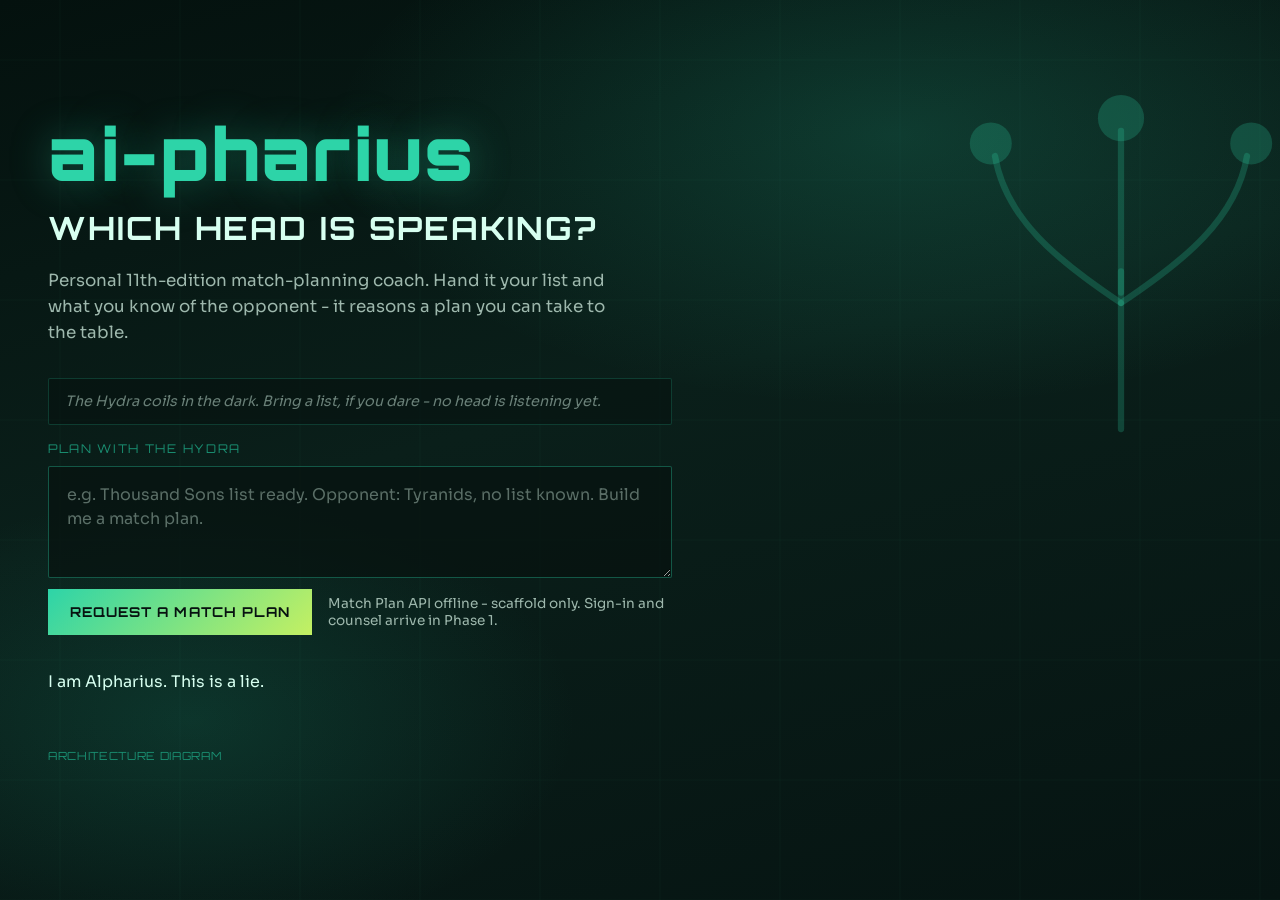
<file: docs/index.html>
<!DOCTYPE html>
<html lang="en">
  <head>
    <meta charset="UTF-8" />
    <meta name="viewport" content="width=device-width, initial-scale=1.0" />
    <title>ai-pharius - Match-Planning Coach</title>
    <meta
      name="description"
      content="AI + Alpharius. Personal Warhammer 40,000 11th edition match-planning coach."
    />
    <link rel="preconnect" href="https://fonts.googleapis.com" />
    <link rel="preconnect" href="https://fonts.gstatic.com" crossorigin />
    <link
      href="https://fonts.googleapis.com/css2?family=Orbitron:wght@500;700;900&family=Sora:wght@400;500;600&display=swap"
      rel="stylesheet"
    />
    <link rel="stylesheet" href="styles.css" />
  </head>
  <body>
    <div class="atmosphere" aria-hidden="true"></div>
    <div class="hydra-mark" aria-hidden="true">
      <svg viewBox="0 0 200 200" xmlns="http://www.w3.org/2000/svg">
        <g fill="none" stroke="currentColor" stroke-width="3" stroke-linecap="round">
          <path d="M100 170 V95" />
          <path class="neck n1" d="M100 110 C70 90 45 70 40 40" />
          <path class="neck n2" d="M100 105 C100 70 100 50 100 28" />
          <path class="neck n3" d="M100 110 C130 90 155 70 160 40" />
          <circle class="head h1" cx="38" cy="34" r="10" fill="currentColor" stroke="none" />
          <circle class="head h2" cx="100" cy="22" r="11" fill="currentColor" stroke="none" />
          <circle class="head h3" cx="162" cy="34" r="10" fill="currentColor" stroke="none" />
        </g>
      </svg>
    </div>

    <main class="hero">
      <p class="brand">ai-pharius</p>
      <h1 class="headline">Which head is speaking?</h1>
      <p class="lede">
        Personal 11th-edition match-planning coach. Hand it your list and what you know of the
        opponent - it reasons a plan you can take to the table.
      </p>

      <section class="chat" id="chat" aria-label="Hydra counsel">
        <div class="chat-log" id="chat-log" role="log" aria-live="polite" aria-relevant="additions">
          <p class="chat-empty" id="chat-empty">
            The Hydra coils in the dark. Bring a list, if you dare - no head is listening yet.
          </p>
        </div>

        <form class="ask" id="ask-form" autocomplete="off">
          <label class="ask-label" for="ask-input">Plan with the Hydra</label>
          <textarea
            id="ask-input"
            name="q"
            rows="3"
            maxlength="2000"
            placeholder="e.g. Thousand Sons list ready. Opponent: Tyranids, no list known. Build me a match plan."
          ></textarea>
          <div class="ask-row">
            <button type="submit" class="cta" id="ask-submit">Request a Match Plan</button>
            <p class="status" id="ask-status" role="status">
              Match Plan API offline - scaffold only. Sign-in and counsel arrive in Phase 1.
            </p>
          </div>
        </form>
      </section>

      <p class="lie">I am Alpharius. This is a lie.</p>
      <p class="lie"><a href="architecture.html">Architecture diagram</a></p>
    </main>

    <script src="site.js"></script>
  </body>
</html>
</file>
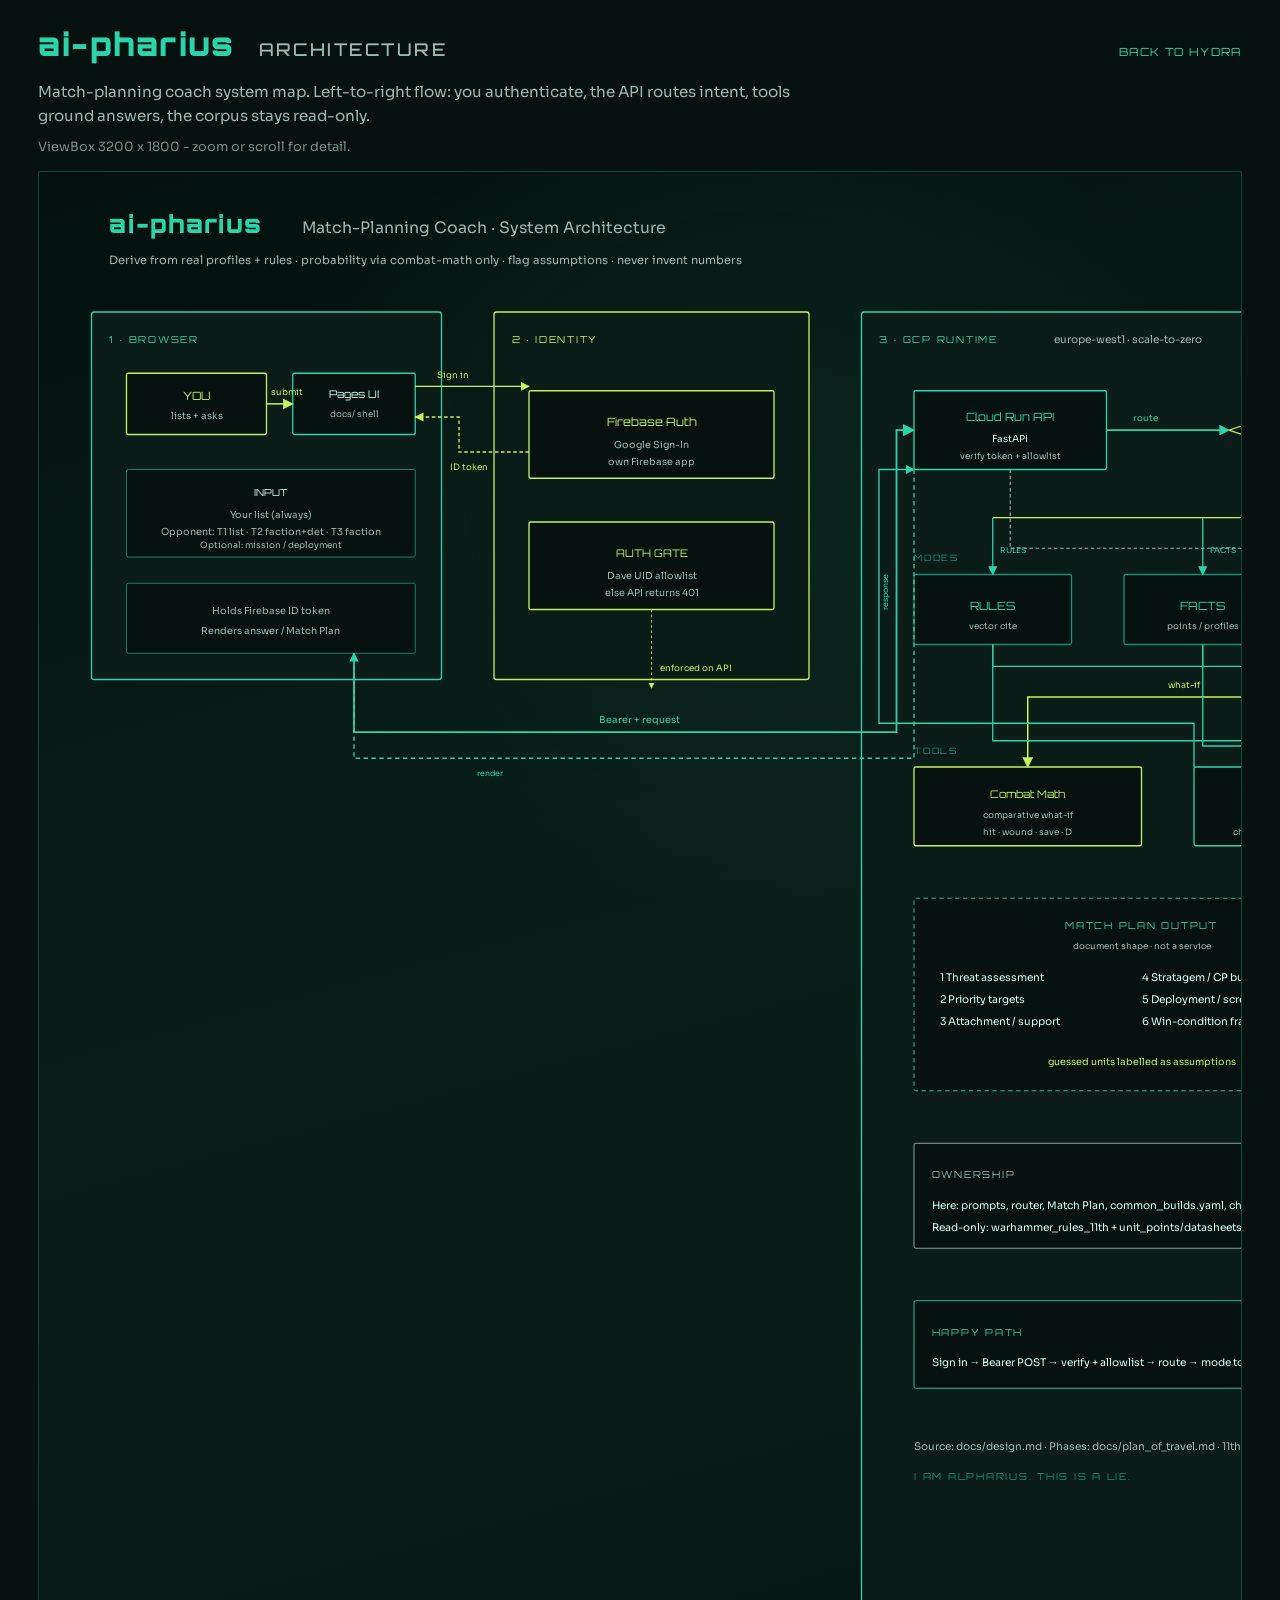
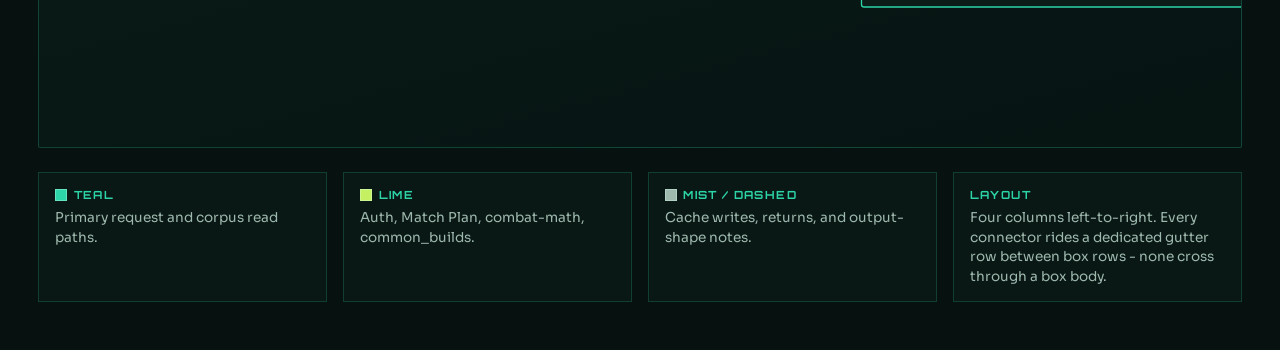
<file: docs/architecture.html>
<!DOCTYPE html>
<html lang="en">
  <head>
    <meta charset="UTF-8" />
    <meta name="viewport" content="width=device-width, initial-scale=1.0" />
    <title>ai-pharius - Architecture</title>
    <meta
      name="description"
      content="Full system architecture for ai-pharius match-planning coach."
    />
    <link rel="preconnect" href="https://fonts.googleapis.com" />
    <link rel="preconnect" href="https://fonts.gstatic.com" crossorigin />
    <link
      href="https://fonts.googleapis.com/css2?family=Orbitron:wght@500;700;900&family=Sora:wght@400;500;600&display=swap"
      rel="stylesheet"
    />
    <style>
      :root {
        --ink: #071210;
        --panel: #0c1c18;
        --teal: #2dd4a8;
        --teal-dim: #1a8f72;
        --foam: #d7fff0;
        --mist: #9eb8ad;
        --warn: #c4f062;
        --font-display: "Orbitron", system-ui, sans-serif;
        --font-body: "Sora", system-ui, sans-serif;
      }

      * {
        box-sizing: border-box;
      }

      html,
      body {
        margin: 0;
        min-height: 100%;
        background: var(--ink);
        color: var(--foam);
        font-family: var(--font-body);
      }

      .page {
        max-width: 100%;
        padding: 1.5rem clamp(1rem, 3vw, 2.5rem) 3rem;
      }

      .top {
        display: flex;
        flex-wrap: wrap;
        align-items: baseline;
        justify-content: space-between;
        gap: 1rem;
        margin-bottom: 1rem;
      }

      .brand {
        margin: 0;
        font-family: var(--font-display);
        font-weight: 900;
        font-size: clamp(1.4rem, 3vw, 2rem);
        letter-spacing: 0.06em;
        color: var(--teal);
      }

      .brand span {
        color: var(--mist);
        font-weight: 500;
        font-size: 0.55em;
        letter-spacing: 0.14em;
        text-transform: uppercase;
        margin-left: 0.75rem;
      }

      .nav a {
        color: var(--teal);
        text-decoration: none;
        font-family: var(--font-display);
        font-size: 0.7rem;
        letter-spacing: 0.12em;
        text-transform: uppercase;
      }

      .nav a:hover {
        color: var(--warn);
      }

      .lede {
        margin: 0 0 0.75rem;
        max-width: 48rem;
        color: var(--mist);
        line-height: 1.55;
        font-size: 0.95rem;
      }

      .hint {
        margin: 0 0 1rem;
        font-size: 0.8rem;
        color: rgba(158, 184, 173, 0.75);
      }

      .stage {
        width: 100%;
        overflow: auto;
        border: 1px solid rgba(45, 212, 168, 0.25);
        background:
          radial-gradient(ellipse 70% 50% at 60% 20%, rgba(45, 212, 168, 0.07), transparent 55%),
          linear-gradient(165deg, #04110e 0%, #0a1f1a 50%, #061412 100%);
        border-radius: 2px;
      }

      .stage svg {
        display: block;
        min-width: 2800px;
        width: 100%;
        height: auto;
      }

      .legend {
        display: grid;
        grid-template-columns: repeat(auto-fit, minmax(220px, 1fr));
        gap: 1rem;
        margin-top: 1.5rem;
      }

      .legend article {
        border: 1px solid rgba(45, 212, 168, 0.2);
        background: rgba(12, 28, 24, 0.65);
        padding: 0.9rem 1rem;
      }

      .legend h2 {
        margin: 0 0 0.4rem;
        font-family: var(--font-display);
        font-size: 0.7rem;
        letter-spacing: 0.12em;
        text-transform: uppercase;
        color: var(--teal);
      }

      .legend p {
        margin: 0;
        font-size: 0.85rem;
        line-height: 1.45;
        color: var(--mist);
      }

      .swatch {
        display: inline-block;
        width: 0.75rem;
        height: 0.75rem;
        margin-right: 0.4rem;
        vertical-align: middle;
        border: 1px solid rgba(215, 255, 240, 0.35);
      }
    </style>
  </head>
  <body>
    <div class="page">
      <header class="top">
        <p class="brand">ai-pharius <span>Architecture</span></p>
        <nav class="nav"><a href="./">Back to Hydra</a></nav>
      </header>

      <p class="lede">
        Match-planning coach system map. Left-to-right flow: you authenticate, the API routes
        intent, tools ground answers, the corpus stays read-only.
      </p>
      <p class="hint">ViewBox 3200 x 1800 - zoom or scroll for detail.</p>

      <div class="stage" role="img" aria-label="ai-pharius system architecture diagram">
        <!--
          Rows inside the GCP zone (y):
            250-340   API + Router
            340-460   gutter 1 (router fan-out bus, cache-write bus)
            460-540   Mode row (RULES / FACTS / MATCH PLAN)
            540-680   gutter 2 (tool calls, corpus-read corridor entry)
            680-770   Tool row (Combat Math / Gemini / common_builds / chat_history)
            770-830   gutter 3
            830-1050  Match Plan output + Reasoning notes
            1110-1230 Ownership
            1290-1390 Happy path
          Every connector below is routed through a gutter row, never through
          the vertical midline of a sibling box in the same row.
        -->
        <svg
          xmlns="http://www.w3.org/2000/svg"
          viewBox="0 0 3200 1800"
          width="3200"
          height="1800"
        >
          <defs>
            <marker id="a-teal" viewBox="0 0 10 10" refX="9" refY="5" markerWidth="7" markerHeight="7" orient="auto-start-reverse">
              <path d="M0 0 L10 5 L0 10 z" fill="#2dd4a8" />
            </marker>
            <marker id="a-lime" viewBox="0 0 10 10" refX="9" refY="5" markerWidth="7" markerHeight="7" orient="auto-start-reverse">
              <path d="M0 0 L10 5 L0 10 z" fill="#c4f062" />
            </marker>
            <marker id="a-mist" viewBox="0 0 10 10" refX="9" refY="5" markerWidth="7" markerHeight="7" orient="auto-start-reverse">
              <path d="M0 0 L10 5 L0 10 z" fill="#9eb8ad" />
            </marker>
          </defs>

          <!-- Title -->
          <text x="80" y="70" fill="#2dd4a8" font-family="Orbitron, sans-serif" font-size="28" font-weight="900" letter-spacing="2">ai-pharius</text>
          <text x="300" y="70" fill="#9eb8ad" font-family="Sora, sans-serif" font-size="18">Match-Planning Coach · System Architecture</text>
          <text x="80" y="105" fill="#9eb8ad" font-family="Sora, sans-serif" font-size="13">
            Derive from real profiles + rules · probability via combat-math only · flag assumptions · never invent numbers
          </text>

          <!-- ========== ZONE 1: BROWSER ========== -->
          <rect x="60" y="160" width="400" height="420" rx="3" fill="#0c1c18" stroke="#2dd4a8" stroke-width="1.5" />
          <text x="80" y="195" fill="#2dd4a8" font-family="Orbitron, sans-serif" font-size="11" letter-spacing="2">1 · BROWSER</text>

          <rect x="100" y="230" width="160" height="70" rx="2" fill="#071210" stroke="#c4f062" stroke-width="1.5" />
          <text x="180" y="260" text-anchor="middle" fill="#c4f062" font-family="Orbitron, sans-serif" font-size="13">YOU</text>
          <text x="180" y="282" text-anchor="middle" fill="#9eb8ad" font-family="Sora, sans-serif" font-size="11">lists + asks</text>

          <rect x="290" y="230" width="140" height="70" rx="2" fill="#071210" stroke="#2dd4a8" stroke-width="1.5" />
          <text x="360" y="258" text-anchor="middle" fill="#d7fff0" font-family="Orbitron, sans-serif" font-size="12">Pages UI</text>
          <text x="360" y="280" text-anchor="middle" fill="#9eb8ad" font-family="Sora, sans-serif" font-size="10">docs/ shell</text>

          <rect x="100" y="340" width="330" height="100" rx="2" fill="#071210" stroke="#1a8f72" stroke-width="1" />
          <text x="265" y="370" text-anchor="middle" fill="#d7fff0" font-family="Orbitron, sans-serif" font-size="11">INPUT</text>
          <text x="265" y="395" text-anchor="middle" fill="#9eb8ad" font-family="Sora, sans-serif" font-size="11">Your list (always)</text>
          <text x="265" y="415" text-anchor="middle" fill="#9eb8ad" font-family="Sora, sans-serif" font-size="11">Opponent: T1 list · T2 faction+det · T3 faction</text>
          <text x="265" y="430" text-anchor="middle" fill="#9eb8ad" font-family="Sora, sans-serif" font-size="10">Optional: mission / deployment</text>

          <rect x="100" y="470" width="330" height="80" rx="2" fill="#071210" stroke="#1a8f72" stroke-width="1" />
          <text x="265" y="505" text-anchor="middle" fill="#9eb8ad" font-family="Sora, sans-serif" font-size="11">Holds Firebase ID token</text>
          <text x="265" y="528" text-anchor="middle" fill="#9eb8ad" font-family="Sora, sans-serif" font-size="11">Renders answer / Match Plan</text>

          <!-- ========== ZONE 2: IDENTITY ========== -->
          <rect x="520" y="160" width="360" height="420" rx="3" fill="#0c1c18" stroke="#c4f062" stroke-width="1.5" />
          <text x="540" y="195" fill="#c4f062" font-family="Orbitron, sans-serif" font-size="11" letter-spacing="2">2 · IDENTITY</text>

          <rect x="560" y="250" width="280" height="100" rx="2" fill="#071210" stroke="#c4f062" stroke-width="1.5" />
          <text x="700" y="290" text-anchor="middle" fill="#c4f062" font-family="Orbitron, sans-serif" font-size="13">Firebase Auth</text>
          <text x="700" y="315" text-anchor="middle" fill="#9eb8ad" font-family="Sora, sans-serif" font-size="11">Google Sign-In</text>
          <text x="700" y="335" text-anchor="middle" fill="#9eb8ad" font-family="Sora, sans-serif" font-size="11">own Firebase app</text>

          <rect x="560" y="400" width="280" height="100" rx="2" fill="#071210" stroke="#c4f062" stroke-width="1.5" />
          <text x="700" y="440" text-anchor="middle" fill="#c4f062" font-family="Orbitron, sans-serif" font-size="12">AUTH GATE</text>
          <text x="700" y="465" text-anchor="middle" fill="#9eb8ad" font-family="Sora, sans-serif" font-size="11">Dave UID allowlist</text>
          <text x="700" y="485" text-anchor="middle" fill="#9eb8ad" font-family="Sora, sans-serif" font-size="11">else API returns 401</text>

          <!-- ========== ZONE 3: GCP ========== -->
          <rect x="940" y="160" width="1200" height="1480" rx="3" fill="#0c1c18" stroke="#2dd4a8" stroke-width="1.5" />
          <text x="960" y="195" fill="#2dd4a8" font-family="Orbitron, sans-serif" font-size="11" letter-spacing="2">3 · GCP RUNTIME</text>
          <text x="1160" y="195" fill="#9eb8ad" font-family="Sora, sans-serif" font-size="12">europe-west1 · scale-to-zero</text>

          <!-- API -->
          <rect x="1000" y="250" width="220" height="90" rx="2" fill="#071210" stroke="#2dd4a8" stroke-width="1.5" />
          <text x="1110" y="285" text-anchor="middle" fill="#2dd4a8" font-family="Orbitron, sans-serif" font-size="13">Cloud Run API</text>
          <text x="1110" y="308" text-anchor="middle" fill="#d7fff0" font-family="Sora, sans-serif" font-size="11">FastAPI</text>
          <text x="1110" y="328" text-anchor="middle" fill="#9eb8ad" font-family="Sora, sans-serif" font-size="10">verify token + allowlist</text>

          <!-- Router -->
          <polygon points="1480,255 1600,295 1480,335 1360,295" fill="#071210" stroke="#c4f062" stroke-width="1.5" />
          <text x="1480" y="290" text-anchor="middle" fill="#c4f062" font-family="Orbitron, sans-serif" font-size="12">INTENT</text>
          <text x="1480" y="310" text-anchor="middle" fill="#c4f062" font-family="Orbitron, sans-serif" font-size="12">ROUTER</text>

          <!-- Mode lane label -->
          <text x="1000" y="445" fill="#1a8f72" font-family="Orbitron, sans-serif" font-size="10" letter-spacing="2">MODES</text>

          <rect x="1000" y="460" width="180" height="80" rx="2" fill="#071210" stroke="#1a8f72" stroke-width="1.5" />
          <text x="1090" y="500" text-anchor="middle" fill="#2dd4a8" font-family="Orbitron, sans-serif" font-size="13">RULES</text>
          <text x="1090" y="522" text-anchor="middle" fill="#9eb8ad" font-family="Sora, sans-serif" font-size="10">vector cite</text>

          <rect x="1240" y="460" width="180" height="80" rx="2" fill="#071210" stroke="#1a8f72" stroke-width="1.5" />
          <text x="1330" y="500" text-anchor="middle" fill="#2dd4a8" font-family="Orbitron, sans-serif" font-size="13">FACTS</text>
          <text x="1330" y="522" text-anchor="middle" fill="#9eb8ad" font-family="Sora, sans-serif" font-size="10">points / profiles</text>

          <rect x="1480" y="460" width="440" height="80" rx="2" fill="#071210" stroke="#c4f062" stroke-width="1.5" />
          <text x="1700" y="498" text-anchor="middle" fill="#c4f062" font-family="Orbitron, sans-serif" font-size="13">MATCH PLAN</text>
          <text x="1700" y="521" text-anchor="middle" fill="#9eb8ad" font-family="Sora, sans-serif" font-size="10">flagship · reasons every section, section by section</text>

          <!-- Tool lane label -->
          <text x="1000" y="665" fill="#1a8f72" font-family="Orbitron, sans-serif" font-size="10" letter-spacing="2">TOOLS</text>

          <rect x="1000" y="680" width="260" height="90" rx="2" fill="#071210" stroke="#c4f062" stroke-width="1.5" />
          <text x="1130" y="715" text-anchor="middle" fill="#c4f062" font-family="Orbitron, sans-serif" font-size="12">Combat Math</text>
          <text x="1130" y="738" text-anchor="middle" fill="#9eb8ad" font-family="Sora, sans-serif" font-size="10">comparative what-if</text>
          <text x="1130" y="758" text-anchor="middle" fill="#9eb8ad" font-family="Sora, sans-serif" font-size="10">hit · wound · save · D</text>

          <rect x="1320" y="680" width="220" height="90" rx="2" fill="#071210" stroke="#2dd4a8" stroke-width="1.5" />
          <text x="1430" y="715" text-anchor="middle" fill="#2dd4a8" font-family="Orbitron, sans-serif" font-size="13">Gemini</text>
          <text x="1430" y="738" text-anchor="middle" fill="#9eb8ad" font-family="Sora, sans-serif" font-size="10">Vertex AI</text>
          <text x="1430" y="758" text-anchor="middle" fill="#9eb8ad" font-family="Sora, sans-serif" font-size="10">cheap / stronger by mode</text>

          <rect x="1600" y="680" width="220" height="90" rx="2" fill="#071210" stroke="#c4f062" stroke-width="1.5" />
          <text x="1710" y="712" text-anchor="middle" fill="#c4f062" font-family="Orbitron, sans-serif" font-size="11">common_builds.yaml</text>
          <text x="1710" y="735" text-anchor="middle" fill="#9eb8ad" font-family="Sora, sans-serif" font-size="10">this repo · Dave-curated</text>
          <text x="1710" y="755" text-anchor="middle" fill="#9eb8ad" font-family="Sora, sans-serif" font-size="10">bundled · tiers 2-3</text>

          <rect x="1880" y="680" width="200" height="90" rx="2" fill="#071210" stroke="#1a8f72" stroke-width="1.5" />
          <text x="1980" y="715" text-anchor="middle" fill="#d7fff0" font-family="Orbitron, sans-serif" font-size="11">chat_history</text>
          <text x="1980" y="738" text-anchor="middle" fill="#9eb8ad" font-family="Sora, sans-serif" font-size="10">Firestore · owned here</text>
          <text x="1980" y="758" text-anchor="middle" fill="#9eb8ad" font-family="Sora, sans-serif" font-size="10">runtime cache</text>

          <!-- Output shape -->
          <rect x="1000" y="830" width="520" height="220" rx="2" fill="#071210" stroke="#2dd4a8" stroke-width="1" stroke-dasharray="5 4" />
          <text x="1260" y="865" text-anchor="middle" fill="#2dd4a8" font-family="Orbitron, sans-serif" font-size="11" letter-spacing="2">MATCH PLAN OUTPUT</text>
          <text x="1260" y="888" text-anchor="middle" fill="#9eb8ad" font-family="Sora, sans-serif" font-size="10">document shape · not a service</text>
          <text x="1030" y="925" fill="#d7fff0" font-family="Sora, sans-serif" font-size="12">1 Threat assessment</text>
          <text x="1030" y="950" fill="#d7fff0" font-family="Sora, sans-serif" font-size="12">2 Priority targets</text>
          <text x="1030" y="975" fill="#d7fff0" font-family="Sora, sans-serif" font-size="12">3 Attachment / support</text>
          <text x="1260" y="925" fill="#d7fff0" font-family="Sora, sans-serif" font-size="12">4 Stratagem / CP budget</text>
          <text x="1260" y="950" fill="#d7fff0" font-family="Sora, sans-serif" font-size="12">5 Deployment / screening</text>
          <text x="1260" y="975" fill="#d7fff0" font-family="Sora, sans-serif" font-size="12">6 Win-condition framing</text>
          <text x="1260" y="1020" text-anchor="middle" fill="#c4f062" font-family="Sora, sans-serif" font-size="11">guessed units labelled as assumptions</text>

          <!-- Discipline notes -->
          <rect x="1580" y="830" width="500" height="220" rx="2" fill="#071210" stroke="#c4f062" stroke-width="1" />
          <text x="1600" y="865" fill="#c4f062" font-family="Orbitron, sans-serif" font-size="11" letter-spacing="2">REASONING</text>
          <text x="1600" y="900" fill="#d7fff0" font-family="Sora, sans-serif" font-size="12">Derive from T / Sv / Invul / W</text>
          <text x="1600" y="925" fill="#d7fff0" font-family="Sora, sans-serif" font-size="12">+ ability text + attack rules.</text>
          <text x="1600" y="960" fill="#d7fff0" font-family="Sora, sans-serif" font-size="12">No memorized matchups.</text>
          <text x="1600" y="995" fill="#d7fff0" font-family="Sora, sans-serif" font-size="12">Dice math via calculator only.</text>
          <text x="1600" y="1030" fill="#9eb8ad" font-family="Sora, sans-serif" font-size="11">Golden evals score the process.</text>

          <rect x="1000" y="1110" width="1080" height="120" rx="2" fill="#071210" stroke="#9eb8ad" stroke-width="1" />
          <text x="1020" y="1150" fill="#9eb8ad" font-family="Orbitron, sans-serif" font-size="11" letter-spacing="2">OWNERSHIP</text>
          <text x="1020" y="1185" fill="#d7fff0" font-family="Sora, sans-serif" font-size="12">
            Here: prompts, router, Match Plan, common_builds.yaml, chat cache, allowlist.
          </text>
          <text x="1020" y="1210" fill="#d7fff0" font-family="Sora, sans-serif" font-size="12">
            Read-only: warhammer_rules_11th + unit_points/datasheets (roboto-guilliman).
          </text>

          <rect x="1000" y="1290" width="1080" height="100" rx="2" fill="#071210" stroke="#2dd4a8" stroke-width="1" />
          <text x="1020" y="1330" fill="#2dd4a8" font-family="Orbitron, sans-serif" font-size="11" letter-spacing="2">HAPPY PATH</text>
          <text x="1020" y="1365" fill="#d7fff0" font-family="Sora, sans-serif" font-size="12">
            Sign in → Bearer POST → verify + allowlist → route → mode tools → Gemini → render plan
          </text>

          <text x="1000" y="1460" fill="#9eb8ad" font-family="Sora, sans-serif" font-size="12">
            Source: docs/design.md · Phases: docs/plan_of_travel.md · 11th edition only
          </text>
          <text x="1000" y="1495" fill="#1a8f72" font-family="Orbitron, sans-serif" font-size="11" letter-spacing="2">
            I AM ALPHARIUS. THIS IS A LIE.
          </text>

          <!-- ========== ZONE 4: CORPUS ========== -->
          <rect x="2220" y="160" width="900" height="1480" rx="3" fill="#0c1c18" stroke="#9eb8ad" stroke-width="1.5" />
          <text x="2240" y="195" fill="#9eb8ad" font-family="Orbitron, sans-serif" font-size="11" letter-spacing="2">4 · SHARED CORPUS</text>
          <text x="2240" y="225" fill="#c4f062" font-family="Orbitron, sans-serif" font-size="12">READ ONLY</text>
          <text x="2240" y="255" fill="#9eb8ad" font-family="Sora, sans-serif" font-size="12">published by roboto-guilliman</text>
          <text x="2240" y="278" fill="#9eb8ad" font-family="Sora, sans-serif" font-size="12">ai-pharius never writes here</text>

          <rect x="2280" y="320" width="780" height="140" rx="2" fill="#071210" stroke="#2dd4a8" stroke-width="1.5" />
          <text x="2670" y="375" text-anchor="middle" fill="#2dd4a8" font-family="Orbitron, sans-serif" font-size="15">warhammer_rules_11th</text>
          <text x="2670" y="405" text-anchor="middle" fill="#9eb8ad" font-family="Sora, sans-serif" font-size="12">vector index · rules · stratagems · detachments</text>
          <text x="2670" y="430" text-anchor="middle" fill="#9eb8ad" font-family="Sora, sans-serif" font-size="11">Firestore</text>

          <rect x="2280" y="520" width="780" height="140" rx="2" fill="#071210" stroke="#2dd4a8" stroke-width="1.5" />
          <text x="2670" y="575" text-anchor="middle" fill="#2dd4a8" font-family="Orbitron, sans-serif" font-size="15">unit_points / datasheets</text>
          <text x="2670" y="605" text-anchor="middle" fill="#9eb8ad" font-family="Sora, sans-serif" font-size="12">structured · Munitorum-derived</text>
          <text x="2670" y="630" text-anchor="middle" fill="#9eb8ad" font-family="Sora, sans-serif" font-size="11">weapons · profiles · abilities · Firestore</text>

          <rect x="2280" y="740" width="780" height="200" rx="2" fill="#071210" stroke="#1a8f72" stroke-width="1" stroke-dasharray="5 4" />
          <text x="2670" y="790" text-anchor="middle" fill="#9eb8ad" font-family="Orbitron, sans-serif" font-size="11" letter-spacing="2">BOUNDARY</text>
          <text x="2320" y="835" fill="#d7fff0" font-family="Sora, sans-serif" font-size="13">Ingest / embed / PDF download = Guilliman only</text>
          <text x="2320" y="870" fill="#d7fff0" font-family="Sora, sans-serif" font-size="13">ai-pharius consumes published collections</text>
          <text x="2320" y="905" fill="#d7fff0" font-family="Sora, sans-serif" font-size="13">+ owns Match Plan runtime + common_builds</text>

          <rect x="2280" y="1020" width="780" height="220" rx="2" fill="#071210" stroke="#2dd4a8" stroke-width="1" />
          <text x="2670" y="1070" text-anchor="middle" fill="#2dd4a8" font-family="Orbitron, sans-serif" font-size="11" letter-spacing="2">WHO READS WHAT</text>
          <text x="2320" y="1120" fill="#d7fff0" font-family="Sora, sans-serif" font-size="13">RULES → warhammer_rules_11th</text>
          <text x="2320" y="1160" fill="#d7fff0" font-family="Sora, sans-serif" font-size="13">FACTS → unit_points / datasheets</text>
          <text x="2320" y="1200" fill="#d7fff0" font-family="Sora, sans-serif" font-size="13">MATCH PLAN → both + math tool</text>

          <!-- ========== EDGES ========== -->
          <!-- Every connector below travels through an empty gutter row and
               never crosses the body of a sibling box. -->

          <!-- You -> Pages -->
          <path d="M260 265 H290" stroke="#c4f062" stroke-width="1.75" fill="none" marker-end="url(#a-lime)" />
          <text x="265" y="255" fill="#c4f062" font-family="Sora, sans-serif" font-size="10">submit</text>

          <!-- Pages -> Firebase (sign in) -->
          <path d="M430 245 H520 H560" stroke="#c4f062" stroke-width="1.5" fill="none" marker-end="url(#a-lime)" />
          <text x="455" y="235" fill="#c4f062" font-family="Sora, sans-serif" font-size="10">Sign in</text>

          <!-- Firebase -> Pages (token), dashed, own lane below sign-in -->
          <path d="M560 320 H480 V280 H430" stroke="#c4f062" stroke-width="1.5" fill="none" stroke-dasharray="4 3" marker-end="url(#a-lime)" />
          <text x="470" y="340" fill="#c4f062" font-family="Sora, sans-serif" font-size="10">ID token</text>

          <!-- Auth enforced (conceptual pointer, terminates in open space) -->
          <path d="M700 500 V590" stroke="#c4f062" stroke-width="1" fill="none" stroke-dasharray="3 3" marker-end="url(#a-lime)" />
          <text x="710" y="570" fill="#c4f062" font-family="Sora, sans-serif" font-size="10">enforced on API</text>

          <!-- Pages -> API: bottom corridor, below both Browser + Identity zones -->
          <path d="M360 550 V640 H980 V295 H1000" stroke="#2dd4a8" stroke-width="2" fill="none" marker-end="url(#a-teal)" />
          <text x="640" y="630" fill="#2dd4a8" font-family="Sora, sans-serif" font-size="11">Bearer + request</text>

          <!-- API -> Router -->
          <path d="M1220 295 H1360" stroke="#2dd4a8" stroke-width="1.75" fill="none" marker-end="url(#a-teal)" />
          <text x="1250" y="285" fill="#2dd4a8" font-family="Sora, sans-serif" font-size="10">route</text>

          <!-- Router fan-out: bus sits in gutter 1 (340-460), well clear of both rows above and below -->
          <path d="M1480 335 V395" stroke="#c4f062" stroke-width="1.5" fill="none" />
          <path d="M1090 395 H1700" stroke="#c4f062" stroke-width="1.25" fill="none" />
          <path d="M1090 395 V460" stroke="#2dd4a8" stroke-width="1.5" fill="none" marker-end="url(#a-teal)" />
          <text x="1098" y="435" fill="#2dd4a8" font-family="Sora, sans-serif" font-size="9">RULES</text>
          <path d="M1330 395 V460" stroke="#2dd4a8" stroke-width="1.5" fill="none" marker-end="url(#a-teal)" />
          <text x="1338" y="435" fill="#2dd4a8" font-family="Sora, sans-serif" font-size="9">FACTS</text>
          <path d="M1700 395 V460" stroke="#c4f062" stroke-width="1.75" fill="none" marker-end="url(#a-lime)" />
          <text x="1708" y="435" fill="#c4f062" font-family="Sora, sans-serif" font-size="9">PLAN</text>

          <!-- API -> chat cache: own lane in gutter 1, offset from the router bus -->
          <path d="M1110 340 V430 H2100 V680 H2080" stroke="#9eb8ad" stroke-width="1.25" fill="none" stroke-dasharray="4 3" marker-end="url(#a-mist)" />
          <text x="1900" y="422" fill="#9eb8ad" font-family="Sora, sans-serif" font-size="10">cache write</text>

          <!-- Match Plan -> common_builds: gutter 2 lane, own x column, clear of every mode box -->
          <path d="M1780 540 V600 H1710 V680" stroke="#c4f062" stroke-width="1.75" fill="none" marker-end="url(#a-lime)" />
          <text x="1730" y="590" fill="#c4f062" font-family="Sora, sans-serif" font-size="10">assumptions</text>

          <!-- Match Plan -> Combat Math: gutter 2 lane, own x column - per-section what-if calls -->
          <path d="M1560 540 V600 H1130 V680" stroke="#c4f062" stroke-width="1.75" fill="none" marker-end="url(#a-lime)" />
          <text x="1290" y="590" fill="#c4f062" font-family="Sora, sans-serif" font-size="10">what-if</text>

          <!-- Modes -> Gemini: shared bus, own lane below the previous two -->
          <path d="M1090 540 V565" stroke="#2dd4a8" stroke-width="1.25" fill="none" />
          <path d="M1330 540 V565" stroke="#2dd4a8" stroke-width="1.25" fill="none" />
          <path d="M1700 540 V565" stroke="#2dd4a8" stroke-width="1.25" fill="none" />
          <path d="M1090 565 H1700" stroke="#2dd4a8" stroke-width="1.25" fill="none" />
          <path d="M1430 565 V680" stroke="#2dd4a8" stroke-width="1.5" fill="none" marker-end="url(#a-teal)" />
          <text x="1438" y="600" fill="#2dd4a8" font-family="Sora, sans-serif" font-size="10">generate</text>

          <!-- Gemini -> API response: rises above the tool row before heading left, so it never crosses Combat Math -->
          <path d="M1320 680 V630 H960 V340 H1000" stroke="#2dd4a8" stroke-width="1.5" fill="none" marker-end="url(#a-teal)" />
          <text x="970" y="500" fill="#2dd4a8" font-family="Sora, sans-serif" font-size="9" transform="rotate(-90 970 500)">response</text>

          <!-- API -> Pages render: separate corridor from the Bearer request line -->
          <path d="M1000 340 V670 H360 V550" stroke="#2dd4a8" stroke-width="1.5" fill="none" stroke-dasharray="5 4" marker-end="url(#a-teal)" />
          <text x="500" y="690" fill="#2dd4a8" font-family="Sora, sans-serif" font-size="9">render</text>

          <!-- Match Plan -> output assembly: exits through the gap between common_builds and chat_history -->
          <path d="M1850 540 V800 H1500 V830" stroke="#2dd4a8" stroke-width="1.25" fill="none" stroke-dasharray="4 3" marker-end="url(#a-teal)" />
          <text x="1620" y="790" fill="#2dd4a8" font-family="Sora, sans-serif" font-size="10">assembles</text>

          <!-- Corpus reads: dedicated corridor in the 2140-2220 gap between GCP and Corpus zones -->
          <path d="M1090 540 V650 H2160 V390 H2280" stroke="#2dd4a8" stroke-width="1.5" fill="none" marker-end="url(#a-teal)" />
          <text x="2000" y="642" fill="#2dd4a8" font-family="Sora, sans-serif" font-size="10">RULES read</text>

          <path d="M1330 540 V656 H2170 V590 H2280" stroke="#2dd4a8" stroke-width="1.5" fill="none" marker-end="url(#a-teal)" />
          <text x="2000" y="672" fill="#2dd4a8" font-family="Sora, sans-serif" font-size="10">FACTS read</text>

          <path d="M1520 540 V662 H2180 V390 H2280" stroke="#2dd4a8" stroke-width="1.25" fill="none" stroke-dasharray="4 3" marker-end="url(#a-teal)" />
          <path d="M1640 540 V668 H2190 V590 H2280" stroke="#2dd4a8" stroke-width="1.25" fill="none" stroke-dasharray="4 3" marker-end="url(#a-teal)" />
          <text x="1930" y="702" fill="#2dd4a8" font-family="Sora, sans-serif" font-size="10">MATCH PLAN reads both (dashed)</text>
        </svg>
      </div>

      <section class="legend" aria-label="Legend">
        <article>
          <h2><span class="swatch" style="background:#2dd4a8"></span>Teal</h2>
          <p>Primary request and corpus read paths.</p>
        </article>
        <article>
          <h2><span class="swatch" style="background:#c4f062"></span>Lime</h2>
          <p>Auth, Match Plan, combat-math, common_builds.</p>
        </article>
        <article>
          <h2><span class="swatch" style="background:#9eb8ad"></span>Mist / dashed</h2>
          <p>Cache writes, returns, and output-shape notes.</p>
        </article>
        <article>
          <h2>Layout</h2>
          <p>Four columns left-to-right. Every connector rides a dedicated gutter row between box rows - none cross through a box body.</p>
        </article>
      </section>
    </div>
  </body>
</html>
</file>
<file: docs/styles.css>
:root {
  --ink: #071210;
  --panel: #0c1c18;
  --teal: #2dd4a8;
  --teal-dim: #1a8f72;
  --foam: #d7fff0;
  --mist: #9eb8ad;
  --warn: #c4f062;
  --font-display: "Orbitron", system-ui, sans-serif;
  --font-body: "Sora", system-ui, sans-serif;
}

*,
*::before,
*::after {
  box-sizing: border-box;
}

html,
body {
  margin: 0;
  min-height: 100%;
}

body {
  font-family: var(--font-body);
  color: var(--foam);
  background: var(--ink);
  overflow-x: hidden;
}

.atmosphere {
  position: fixed;
  inset: 0;
  z-index: 0;
  background:
    radial-gradient(ellipse 80% 55% at 70% 15%, rgba(45, 212, 168, 0.18), transparent 55%),
    radial-gradient(ellipse 60% 50% at 15% 80%, rgba(26, 143, 114, 0.22), transparent 50%),
    linear-gradient(165deg, #04110e 0%, #0a1f1a 45%, #061412 100%);
  animation: drift 18s ease-in-out infinite alternate;
}

.atmosphere::after {
  content: "";
  position: absolute;
  inset: 0;
  opacity: 0.35;
  background-image: url("data:image/svg+xml,%3Csvg xmlns='http://www.w3.org/2000/svg' width='120' height='120'%3E%3Cpath d='M0 60h120M60 0v120' stroke='%232dd4a8' stroke-opacity='0.08' stroke-width='1'/%3E%3C/svg%3E");
  pointer-events: none;
}

@keyframes drift {
  from {
    filter: hue-rotate(0deg);
    transform: scale(1);
  }
  to {
    filter: hue-rotate(12deg);
    transform: scale(1.03);
  }
}

.hydra-mark {
  position: fixed;
  right: -4vw;
  top: 8vh;
  width: min(52vw, 420px);
  color: rgba(45, 212, 168, 0.22);
  z-index: 1;
  pointer-events: none;
  animation: rise 1.2s ease both;
}

.hydra-mark .neck {
  stroke-dasharray: 180;
  stroke-dashoffset: 180;
  animation: draw 1.6s ease forwards;
}

.hydra-mark .n1 {
  animation-delay: 0.15s;
}
.hydra-mark .n2 {
  animation-delay: 0.3s;
}
.hydra-mark .n3 {
  animation-delay: 0.45s;
}

.hydra-mark .head {
  opacity: 0;
  animation: blink-in 0.5s ease forwards;
}
.hydra-mark .h1 {
  animation-delay: 1s;
}
.hydra-mark .h2 {
  animation-delay: 1.15s;
}
.hydra-mark .h3 {
  animation-delay: 1.3s;
}

@keyframes draw {
  to {
    stroke-dashoffset: 0;
  }
}

@keyframes blink-in {
  to {
    opacity: 1;
  }
}

@keyframes rise {
  from {
    opacity: 0;
    transform: translateY(24px);
  }
  to {
    opacity: 1;
    transform: translateY(0);
  }
}

.hero {
  position: relative;
  z-index: 2;
  min-height: 100vh;
  max-width: 720px;
  padding: clamp(2.5rem, 8vw, 5rem) clamp(1.25rem, 5vw, 3rem);
  display: flex;
  flex-direction: column;
  justify-content: center;
  gap: 1.25rem;
  animation: rise 0.9s ease both;
}

.brand {
  margin: 0;
  font-family: var(--font-display);
  font-weight: 900;
  font-size: clamp(2.4rem, 9vw, 4.5rem);
  letter-spacing: 0.04em;
  line-height: 0.95;
  color: var(--teal);
  text-shadow: 0 0 40px rgba(45, 212, 168, 0.35);
}

.headline {
  margin: 0;
  font-family: var(--font-display);
  font-weight: 700;
  font-size: clamp(1.35rem, 4vw, 2rem);
  letter-spacing: 0.06em;
  text-transform: uppercase;
  color: var(--foam);
}

.lede {
  margin: 0;
  max-width: 36rem;
  font-size: 1.05rem;
  line-height: 1.55;
  color: var(--mist);
}

.chat {
  margin-top: 0.75rem;
  display: flex;
  flex-direction: column;
  gap: 1rem;
}

.chat-log {
  display: flex;
  flex-direction: column;
  gap: 0.75rem;
  max-height: min(42vh, 22rem);
  overflow-y: auto;
  padding: 0.85rem 1rem;
  border: 1px solid rgba(45, 212, 168, 0.2);
  border-radius: 2px;
  background: rgba(7, 18, 16, 0.55);
}

.chat-empty {
  margin: 0;
  font-size: 0.9rem;
  font-style: italic;
  color: rgba(158, 184, 173, 0.65);
}

.chat-msg {
  margin: 0;
  padding: 0.75rem 0.85rem;
  border-radius: 2px;
  border: 1px solid transparent;
}

.chat-msg--user {
  align-self: flex-end;
  max-width: 92%;
  background: rgba(45, 212, 168, 0.08);
  border-color: rgba(45, 212, 168, 0.22);
}

.chat-msg--hydra {
  align-self: flex-start;
  max-width: 96%;
  background: rgba(12, 28, 24, 0.9);
  border-color: rgba(196, 240, 98, 0.18);
}

.chat-msg-label {
  margin: 0 0 0.35rem;
  font-family: var(--font-display);
  font-size: 0.65rem;
  letter-spacing: 0.12em;
  text-transform: uppercase;
  color: var(--teal-dim);
}

.chat-msg--hydra .chat-msg-label {
  color: var(--warn);
}

.chat-msg-body {
  margin: 0;
  font-size: 0.95rem;
  line-height: 1.5;
  color: var(--foam);
  white-space: pre-wrap;
}

.ask {
  display: flex;
  flex-direction: column;
  gap: 0.65rem;
}

.ask-label {
  font-family: var(--font-display);
  font-size: 0.75rem;
  letter-spacing: 0.14em;
  text-transform: uppercase;
  color: var(--teal-dim);
}

textarea {
  width: 100%;
  resize: vertical;
  min-height: 7rem;
  padding: 1rem 1.1rem;
  border: 1px solid rgba(45, 212, 168, 0.35);
  border-radius: 2px;
  background: rgba(7, 18, 16, 0.72);
  color: var(--foam);
  font-family: var(--font-body);
  font-size: 1rem;
  line-height: 1.45;
  outline: none;
  transition: border-color 0.25s ease, box-shadow 0.25s ease;
}

textarea::placeholder {
  color: rgba(158, 184, 173, 0.55);
}

textarea:focus {
  border-color: var(--teal);
  box-shadow: 0 0 0 3px rgba(45, 212, 168, 0.15);
}

.ask-row {
  display: flex;
  flex-wrap: wrap;
  align-items: center;
  gap: 1rem;
}

.cta {
  appearance: none;
  border: none;
  cursor: pointer;
  font-family: var(--font-display);
  font-weight: 700;
  font-size: 0.85rem;
  letter-spacing: 0.08em;
  text-transform: uppercase;
  padding: 0.9rem 1.35rem;
  color: var(--ink);
  background: linear-gradient(135deg, var(--teal) 0%, var(--warn) 100%);
  transition: transform 0.2s ease, filter 0.2s ease;
}

.cta:hover {
  transform: translateY(-2px);
  filter: brightness(1.05);
}

.cta:active {
  transform: translateY(0);
}

.cta:disabled {
  cursor: not-allowed;
  opacity: 0.7;
  transform: none;
}

.status {
  margin: 0;
  flex: 1;
  min-width: 12rem;
  font-size: 0.85rem;
  color: var(--mist);
}

.status.is-live {
  color: var(--teal);
}

.lie a {
  color: var(--teal-dim);
  text-decoration: none;
  letter-spacing: 0.06em;
  text-transform: uppercase;
  font-style: normal;
  font-family: var(--font-display);
  font-size: 0.7rem;
}

.lie a:hover {
  color: var(--teal);
}

@media (max-width: 720px) {
  .hydra-mark {
    opacity: 0.35;
    width: 70vw;
    top: auto;
    bottom: -5vh;
    right: -10vw;
  }
}
</file>
